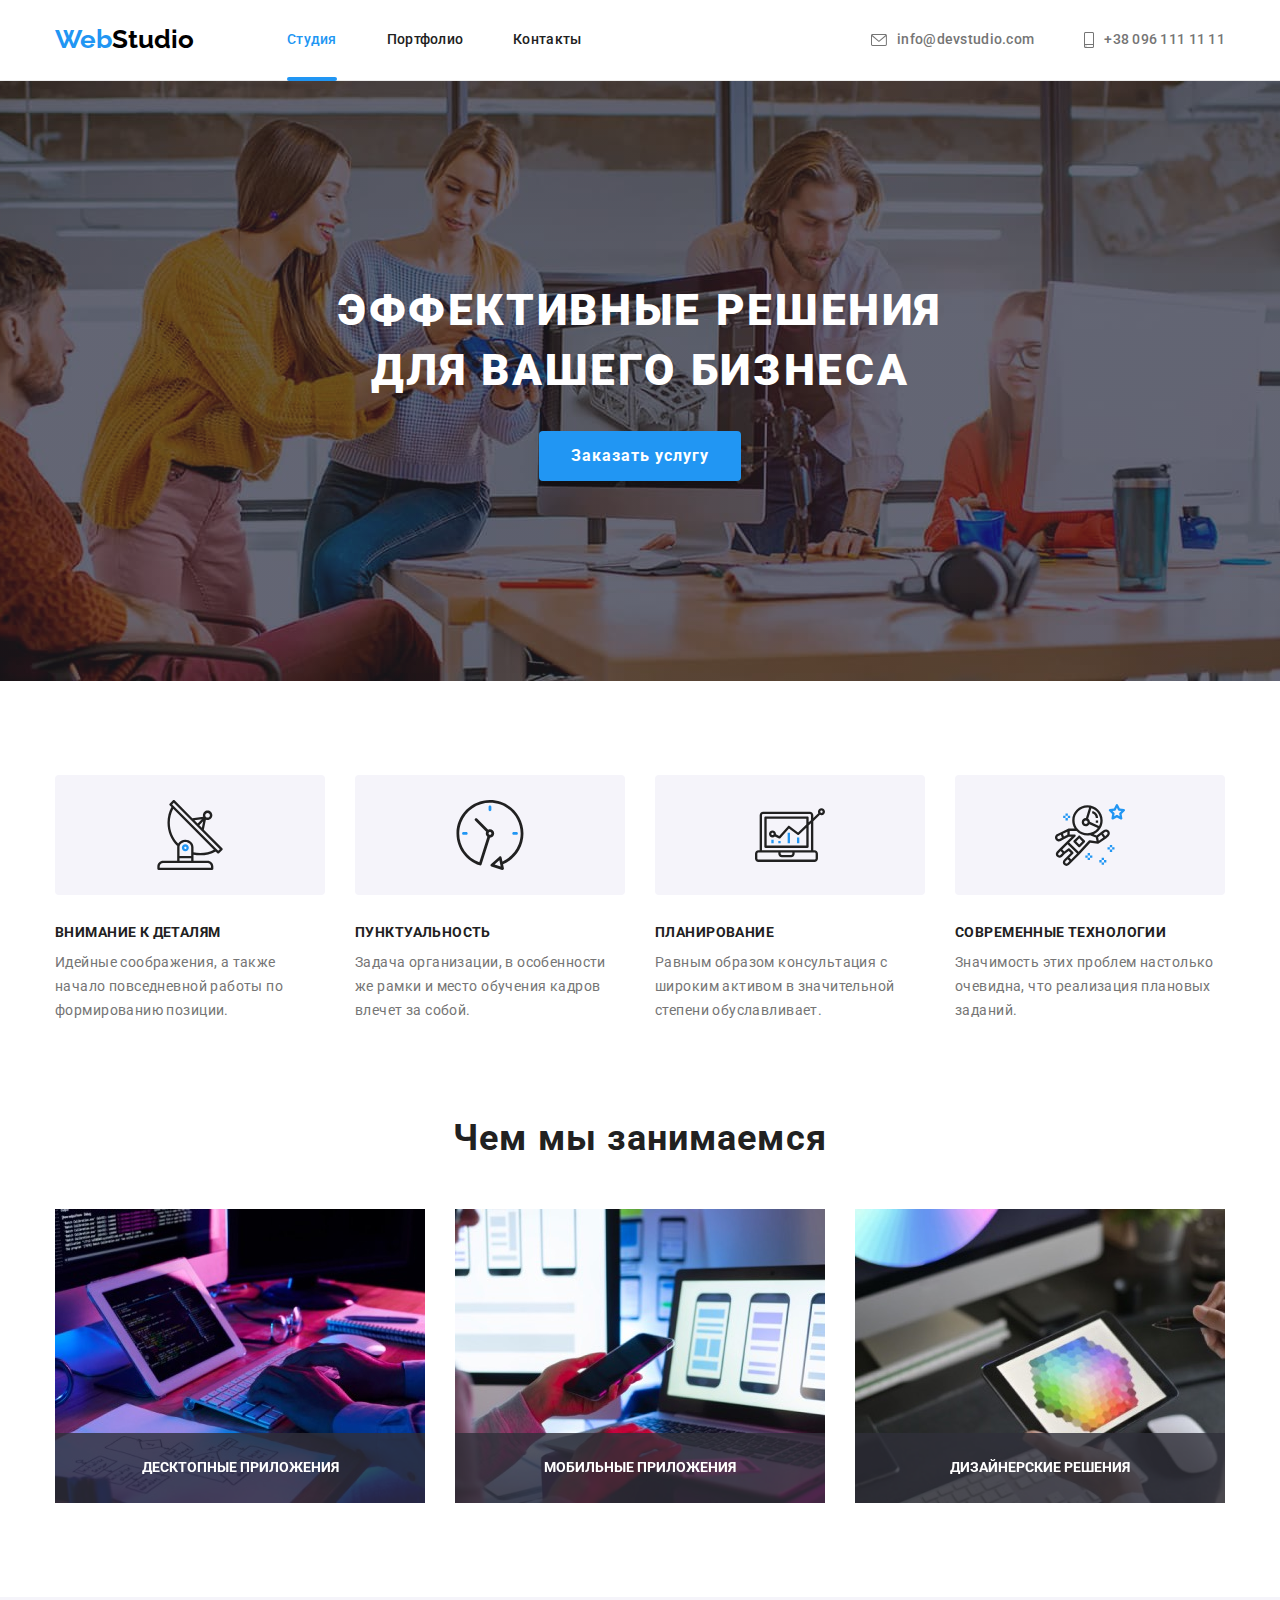
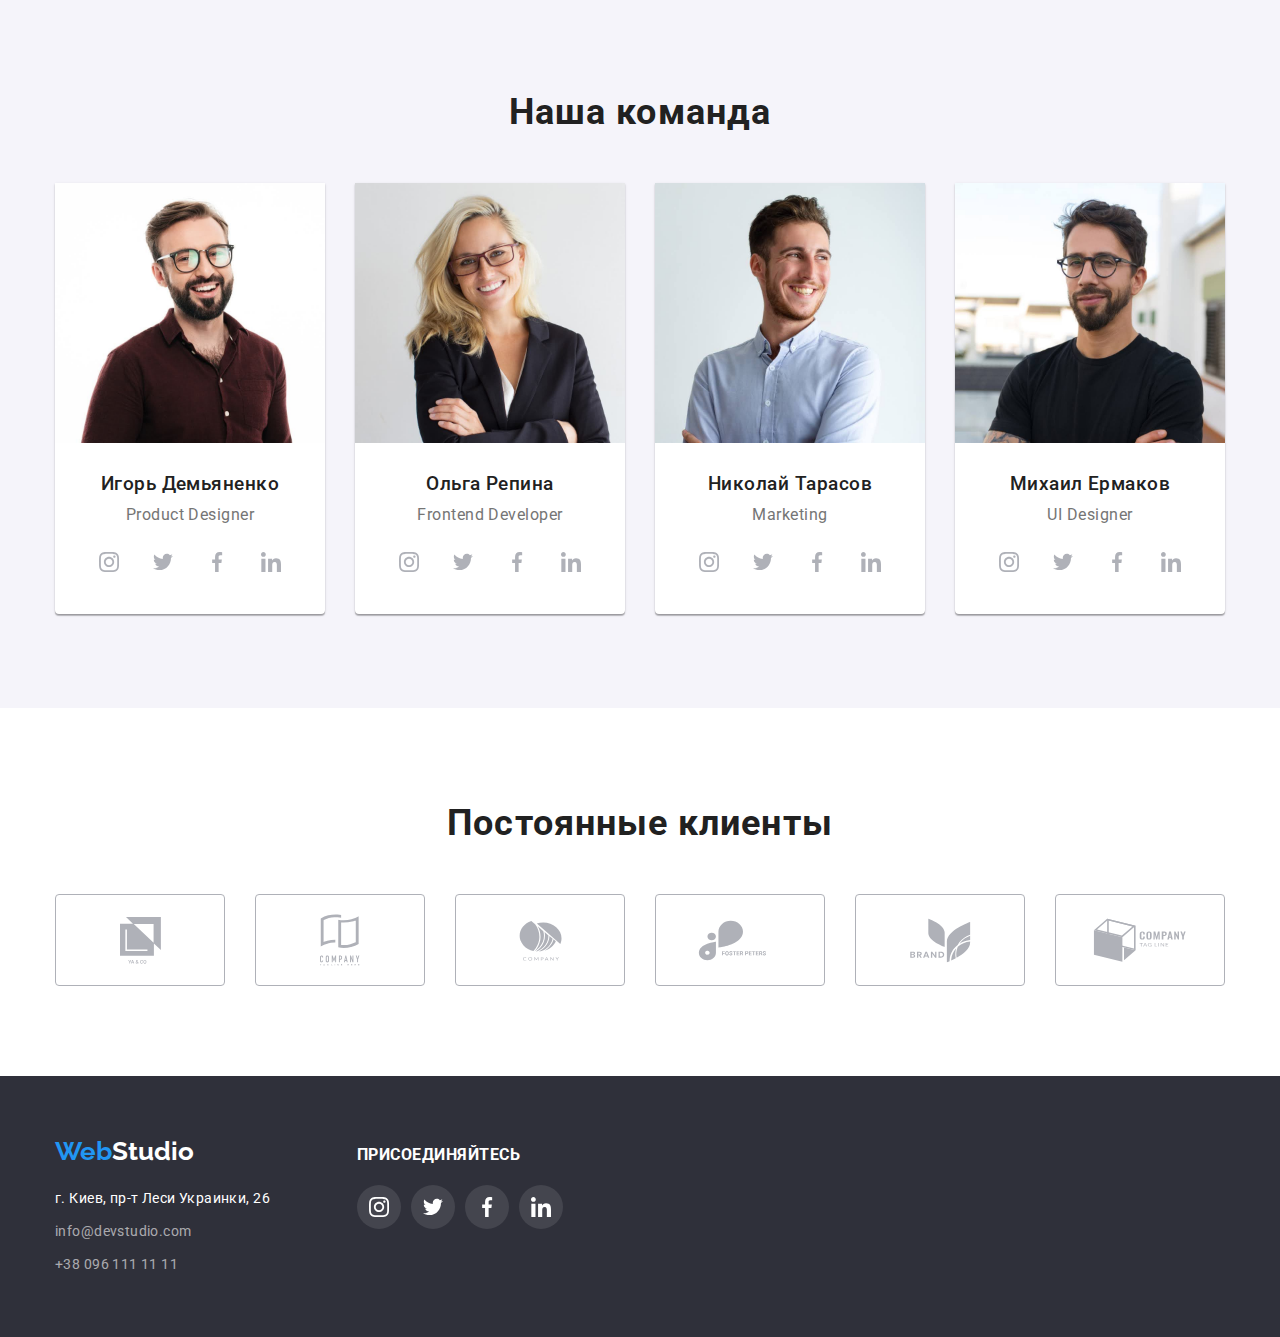
<file: index.html>
<!DOCTYPE html>
<html lang="ru">

<head>
    <meta charset="UTF-8">
    <meta http-equiv="X-UA-Compatible" content="IE=edge">
    <meta name="viewport" content="width=device-width, initial-scale=1.0">
    <title>Веб студия</title>

    <link
        href="https://fonts.googleapis.com/css2?family=Raleway:wght@700&family=Roboto:wght@400;500;700;900&display=swap"
        rel="stylesheet">
    <link rel="stylesheet" href="https://cdnjs.cloudflare.com/ajax/libs/modern-normalize/1.1.0/modern-normalize.min.css">
    <link rel="stylesheet" href="./CSS/styles.css">
</head>

<body>
    <!--Шапка сайту-->
    <header class="header-section">
        <div class="container nav-and-contacts">
            <nav class="main-nav">
                <a class="logo link" lang="en" href="./index.html"> Web<span class="black-accent">Studio</span></a>
                <ul class="site-nav list">
                    <li class="site-nav-item">
                        <a class="site-nav link current" href="">Студия</a>
                    </li>
                    <li class="site-nav-item">
                        <a class="site-nav link" href="./portfolio.html">Портфолио</a>
                    </li>
                    <li class="site-nav-item">
                        <a class="site-nav link" href="">Контакты</a>
                    </li>
                </ul>
            </nav>
            <ul class="contacts-nav list">
                <li class="contacts-nav-item">
                    <a class="contacts-nav link" lang="en" href="mailto:info@devstudio.com">
                       <svg class="icon-mail" width='16' height='12'>
                           <use href="./images/sprite.svg#icon-mail"></use>
                       </svg> 
                    info@devstudio.com</a>
                </li>
                <li class="contacts-nav-item">

                    <a class="contacts-nav link" href="tel:+380961111111">
                        <svg class="icon-phone" width='10' height='16'>
                           <use href="./images/sprite.svg#icon-phone"></use>
                       </svg> +38 096 111 11 11</a>
                </li>
            </ul>           
        </div>
 
    </header>
    <!--Контент сайту-->
    <main>
        <!--Послуги компанії-->
        <section class="hero-section">
            <div class="container">
               <h1 class="hero-title">Эффективные решения для вашего бизнеса</h1>
                <button class="hero-btn" type="button" data-modal-open>Заказать услугу</button>
            </div>
        </section>
        <!--Переваги компанії-->
        <section class="benefits section">
            <div class="container">
                <h2 class="visually-hidden">Особенности компании</h2>
                <ul class="benefits list">
                    <li class="benefits-item">
                        <div class="icon-box">
                            <svg class="icon-antenna" width='70' height='70'>
                            <use href="./images/sprite.svg#icon-antenna"></use>
                            </svg>
                        </div>
                        <h3 class="benefits-title">Внимание к деталям</h3>
                        <p class="benefits-description">Идейные соображения, а также начало повседневной работы по
                            формированию позиции.</p>
                    </li>
                    <li class="benefits-item">
                         <div class="icon-box">
                            <svg class="icon-clock" width='70' height='70'>
                            <use href="./images/sprite.svg#icon-clock"></use>
                            </svg>
                        </div>
                        <h3 class="benefits-title">Пунктуальность</h3>
                        <p class="benefits-description">Задача организации, в особенности же рамки и место обучения
                            кадров влечет за собой.</p>
                    </li>
                    <li class="benefits-item">
                         <div class="icon-box">
                            <svg class="icon-diagram" width='70' height='70'>
                            <use href="./images/sprite.svg#icon-diagram"></use>
                            </svg>
                        </div>
                        <h3 class="benefits-title">Планирование</h3>
                        <p class="benefits-description">Равным образом консультация с широким активом в значительной
                            степени обуславливает.</p>
                    </li>
                    <li class="benefits-item">
                         <div class="icon-box">
                            <svg class="icon-astronaut" width='70' height='70'>
                            <use href="./images/sprite.svg#icon-astronaut"></use>
                            </svg>
                        </div>
                        <h3 class="benefits-title">Современные технологии</h3>
                        <p class="benefits-description">Значимость этих проблем настолько очевидна, что реализация
                            плановых заданий.</p>
                    </li>
                </ul>
            </div>
 
        </section>
        <!--Чим займається компанія-->
        <section class="work section">
            <div class="container">
                <h2 class="section-title">Чем мы занимаемся</h2>
                <ul class="image list">
                    <li class="image-item">
                        <div class="product-thumb">
                            <img src="./images/box-1.jpg" alt="разроботка десктопных приложений" width="370" height="294" >
                            <p class="aria-label">Десктопные приложения</p>
                        </div>
                    </li>
                    <li class="image-item">
                        <div class="product-thumb">
                            <img  src="./images/box-2.jpg" alt="разроботка мобильных приложений" width="370" height="294">
                            <p class="aria-label">Мобильные приложения</p>
                        </div>
                    </li>
                    <li class="image-item">
                        <div class="product-thumb">
                            <img  src="./images/box-3.jpg" alt="работа дизайнера" width="370" height="294">
                            <p class="aria-label">Дизайнерские решения</p>
                        </div>
                    </li>
                </ul>
            </div>

        </section>
        <!-- Картки членів команди -->
        <section class="representation  section">
            <div class="container">
                <h2 class="section-title">Наша команда</h2>
                <ul class="cards-list">
                <li class="representation-card list">
                   
                        <img class="image-card" src="./images/1.jpg"
                            alt="Молодой человек в очках с бородой улыбается. Одет в бордовую рубашку" width="270" height="260">
                       <div class="representation-text">
                           <h3 class="representation-cards-title">Игорь Демьяненко</h3>
                            <p class="representation-cards-subtitle" lang="en">Product Designer</p>
                            <ul class="social list">
                                <li class="social-list-item">
                                    <a class="social-item link" href="">
                                        <svg class="icon-instagram" width='20' height='20'>
                                            <use href="./images/sprite.svg#icon-instagram"></use>
                                        </svg> 
                                    </a>
                                </li>
                                <li class="social-list-item">
                                    <a class="social-item link" href="">
                                        <svg class="icon-twitter" width='20' height='20'>
                                            <use href="./images/sprite.svg#icon-twitter"></use>
                                        </svg> 
                                    </a>
                                </li>
                                <li class="social-list-item">
                                    <a class="social-item link" href="">
                                        <svg class="icon-facebook" width='20' height='20'>
                                            <use href="./images/sprite.svg#icon-facebook"></use>
                                        </svg> 
                                    </a>
                                </li>
                                <li class="social-list-item">
                                    <a class="social-item link" href="">
                                        <svg class="icon-linkedin" width='20' height='20'>
                                            <use href="./images/sprite.svg#icon-linkedin"></use>
                                        </svg> 
                                    </a>
                                </li>
                            </ul>
                        </div>   
                </li>
                <li class="representation-card list">
                   
                    <img class="image-card" src="./images/2.jpg" alt="Молодая девушка в очках блондинка с длинными волосами"
                            width="270" height="260">
                    <div class="representation-text">
                        <h3 class="representation-cards-title">Ольга Репина</h3>
                        <p class="representation-cards-subtitle" lang="en">Frontend Developer</p>
                            <ul class="social list">
                                <li class="social-list-item">
                                    <a class="social-item link" href="">
                                        <svg class="icon-instagram" width='20' height='20'>
                                            <use href="./images/sprite.svg#icon-instagram"></use>
                                        </svg> 
                                    </a>
                                </li>
                                <li class="social-list-item">
                                    <a class="social-item link" href="">
                                        <svg class="icon-twitter" width='20' height='20'>
                                            <use href="./images/sprite.svg#icon-twitter"></use>
                                        </svg> 
                                    </a>
                                </li>
                                <li class="social-list-item">
                                    <a class="social-item link" href="">
                                        <svg class="icon-facebook" width='20' height='20'>
                                            <use href="./images/sprite.svg#icon-facebook"></use>
                                        </svg> 
                                    </a>
                                </li>
                                <li class="social-list-item">
                                    <a class="social-item link" href="">
                                        <svg class="icon-linkedin" width='20' height='20'>
                                            <use href="./images/sprite.svg#icon-linkedin"></use>
                                        </svg> 
                                    </a>
                                </li>
                            </ul>                    
                    </div>
                </li>
                <li class="representation-card list">
                   
                    <img class="image-card" src="./images/3.jpg" alt="Молодой человек брюнет с бородой улыбается. Одет в синюю рубашку"
                            width="270" height="260">
                    <div class="representation-text">
                        <h3 class="representation-cards-title">Николай Тарасов</h3>
                        <p class="representation-cards-subtitle" lang="en">Marketing</p>
                            <ul class="social list">
                                <li class="social-list-item">
                                    <a class="social-item link" href="">
                                        <svg class="icon-instagram" width='20' height='20'>
                                            <use href="./images/sprite.svg#icon-instagram"></use>
                                        </svg> 
                                    </a>
                                </li>
                                <li class="social-list-item">
                                    <a class="social-item link" href="">
                                        <svg class="icon-twitter" width='20' height='20'>
                                            <use href="./images/sprite.svg#icon-twitter"></use>
                                        </svg> 
                                    </a>
                                </li>
                                <li class="social-list-item">
                                    <a class="social-item link" href="">
                                        <svg class="icon-facebook" width='20' height='20'>
                                            <use href="./images/sprite.svg#icon-facebook"></use>
                                        </svg> 
                                    </a>
                                </li>
                                <li class="social-list-item">
                                    <a class="social-item link" href="">
                                        <svg class="icon-linkedin" width='20' height='20'>
                                            <use href="./images/sprite.svg#icon-linkedin"></use>
                                        </svg> 
                                    </a>
                                </li>
                            </ul>                    
                    </div>
                    
                </li>
                <li class="representation-card list">
                    <img class="image-card" src="./images/4.jpg"
                            alt="Молодой человек в очках с бородой улыбается. Одет в черную футболку" width="270" height="260">
                    <div class="representation-text">
                        <h3 class="representation-cards-title">Михаил Ермаков</h3>
                        <p class="representation-cards-subtitle" lang="en">UI Designer</p>
                            <ul class="social list">
                                <li class="social-list-item">
                                    <a class="social-item link" href="">
                                        <svg class="icon-instagram" width='20' height='20'>
                                            <use href="./images/sprite.svg#icon-instagram"></use>
                                        </svg> 
                                    </a>
                                </li>
                                <li class="social-list-item">
                                    <a class="social-item link" href="">
                                        <svg class="icon-twitter" width='20' height='20'>
                                            <use href="./images/sprite.svg#icon-twitter"></use>
                                        </svg> 
                                    </a>
                                </li>
                                <li class="social-list-item">
                                    <a class="social-item link" href="">
                                        <svg class="icon-facebook" width='20' height='20'>
                                            <use href="./images/sprite.svg#icon-facebook"></use>
                                        </svg> 
                                    </a>
                                </li>
                                <li class="social-list-item">
                                    <a class="social-item link" href="">
                                        <svg class="icon-linkedin" width='20' height='20'>
                                            <use href="./images/sprite.svg#icon-linkedin"></use>
                                        </svg> 
                                    </a>
                                </li>
                            </ul>                    
                    </div>
                </li>
                </ul>            
            </div>

        </section>
        <!-- Клієнти -->
        <section class="clients section">
            <div class="container">
                <h2 class="section-title">Постоянные клиенты</h2>
                <ul class="companies list">
                    <li class="client-item"><a href="" class="client link"> <svg class="client-icon" width='41px' height='47px' >
                        <use href="./images/sprite.svg#icon-compani-logo-one"></use>
                    </svg>
                    </a></li>
                    <li class="client-item"><a href="" class="client link"> <svg class="client-icon" width='40px' height='52px' >
                        <use href="./images/sprite.svg#icon-compani-logo-two"></use>
                    </svg>
                    </a></li>
                    <li class="client-item"><a href="" class="client link"> <svg class="client-icon" width='43px' height='41px'>
                        <use href="./images/sprite.svg#icon-compani-logo-three"></use>
                    </svg>
                    </a></li>
                    <li class="client-item"><a href="" class="client link"> <svg class="client-icon" width='85px' height='41px'>
                        <use href="./images/sprite.svg#icon-compani-logo-four"></use>
                    </svg>
                    </a></li>
                    <li class="client-item"><a href="" class="client link"> <svg class="client-icon" width='63px' height='45px'>
                        <use href="./images/sprite.svg#icon-compani-logo-five"></use>
                    </svg>
                    </a></li>
                    <li class="client-item"><a href="" class="client link"> 
                        <svg class="client-icon" width='94px' height='44px'>
                            <use href="./images/sprite.svg#icon-compani-logo-six"></use>
                        </svg>
                    </a></li>
                </ul>
            </div>
        </section>
    </main>
    <!-- Нижній колонтитул сайту -->
    <footer class="footer-section">
        <div class="container adress-social">
            <div>
                 <a class="logo link footer" lang="en" href="./index.html"> Web<span class="white-accent">Studio</span></a>
                <address class="adress-section">
                    <p class="adress-text"> г. Киев, пр-т Леси Украинки, 26</p>
                    <ul class="adress list">
                        <li class="adress-item"><a class="adress-mail link" lang="en" href="mailto:info@devstudio.com"> info@devstudio.com</a></li>
                        <li class="adress-item"><a class="adress-phone link" href="tel:+380961111111">+38 096 111 11 11</a></li>
                    </ul>
                </address>  
            </div>
            <div class="social-block">
                <p class="text">присоединяйтесь</p>
                <ul class="footer-social list">
                       <li class="footer-social-list-item">
                            <a class="footer-social-item link" href="">
                                <svg class="icon-instagram" width='20' height='20'>
                                        <use href="./images/sprite.svg#icon-instagram"></use>
                                </svg> 
                            </a>
                        </li>
                        <li class="footer-social-list-item">
                            <a class="footer-social-item link" href="">
                                <svg class="icon-twitter" width='20' height='20'>
                                     <use href="./images/sprite.svg#icon-twitter"></use>
                                </svg> 
                            </a>
                        </li>
                        <li class="footer-social-list-item">
                            <a class="footer-social-item link" href="">
                                <svg class="icon-facebook" width='20' height='20'>
                                    <use href="./images/sprite.svg#icon-facebook"></use>
                                </svg> 
                            </a>
                        </li>
                        <li class="footer-social-list-item">
                            <a class="footer-social-item link" href="">
                                <svg class="icon-linkedin" width='20' height='20'>
                                    <use href="./images/sprite.svg#icon-linkedin"></use>
                                </svg> 
                            </a>
                        </li>
                </ul>
            </div>
        </div>
    </footer>
    <div class="backdrop is-hidden" data-modal>
        <div class="modal">
            <button class="modal-close-btn" type="button" data-modal-close>
                <svg class="close-black" width='18' height='18'>
                    <use href="./images/sprite.svg#icon-close-black"></use>
                </svg>
            </button>
        </div>
    </div>
<script src="./js/modal.js"></script>
</body>

</html>
</file>
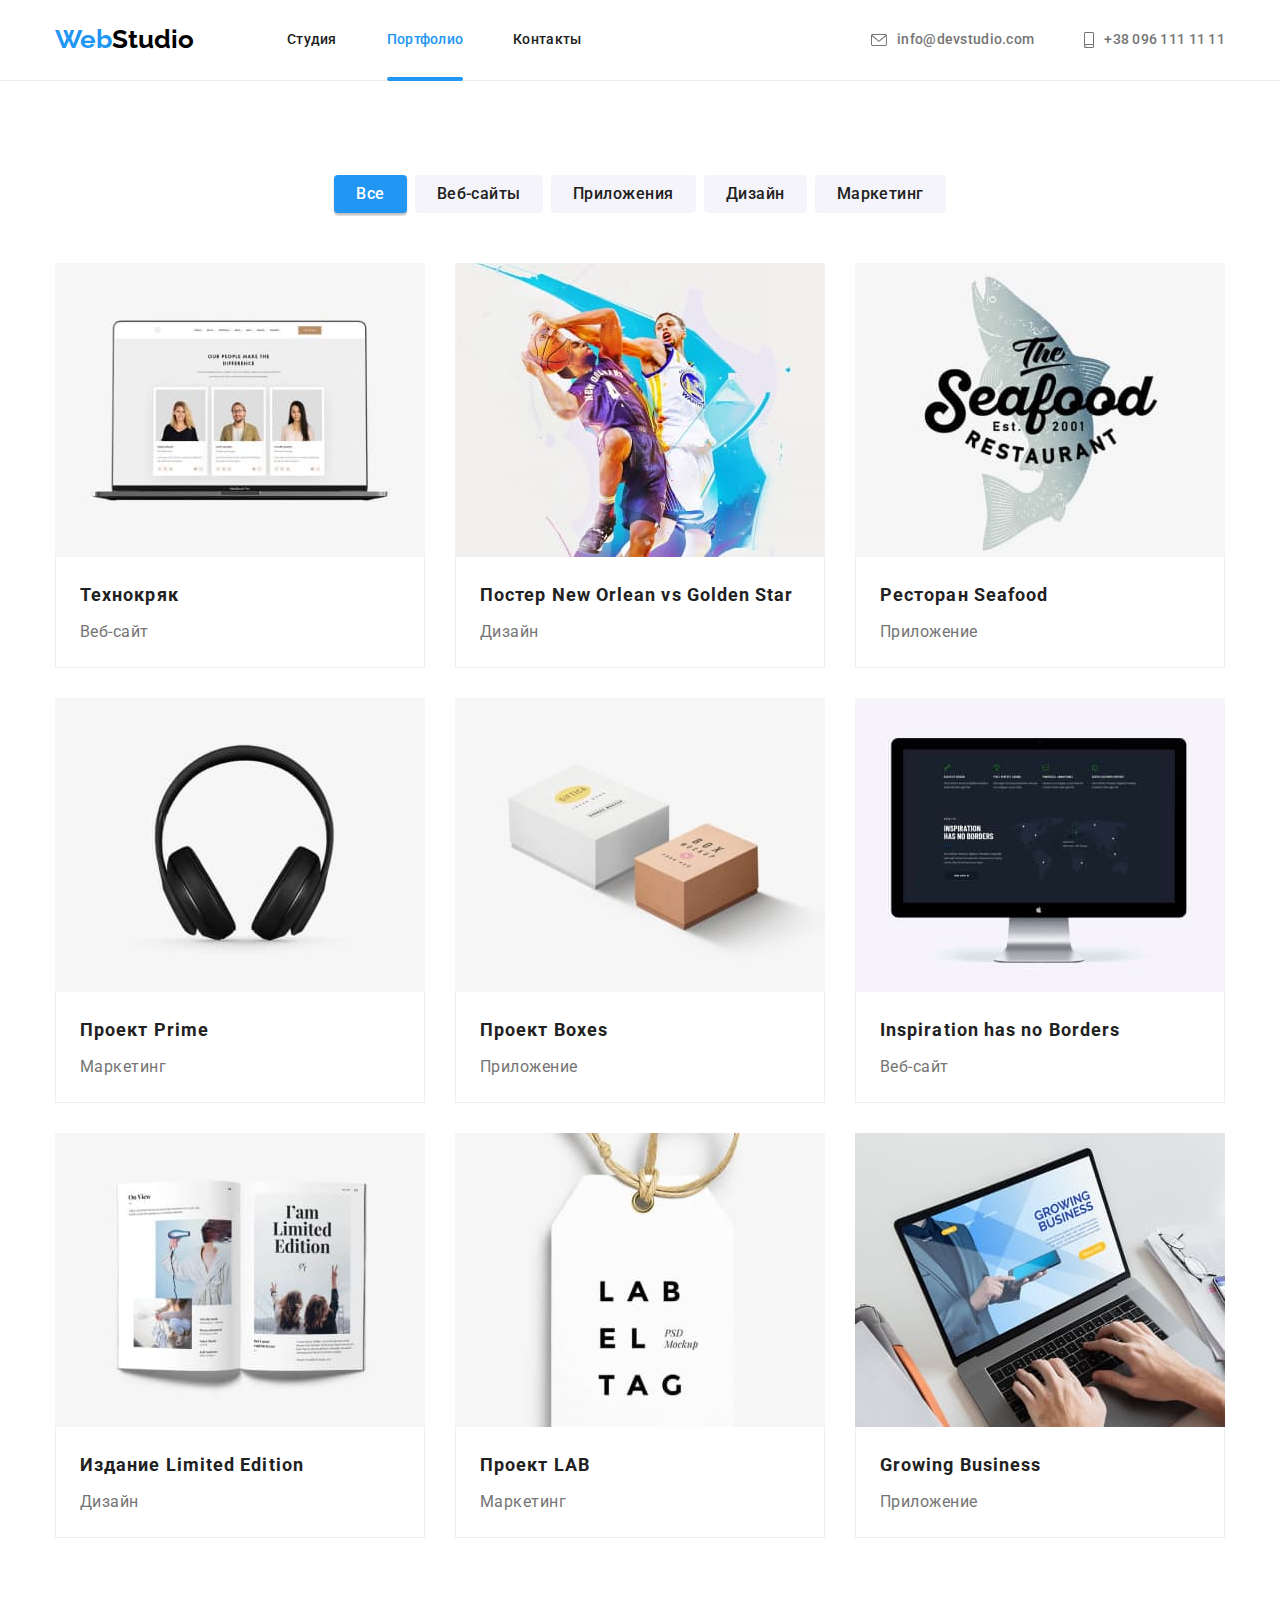
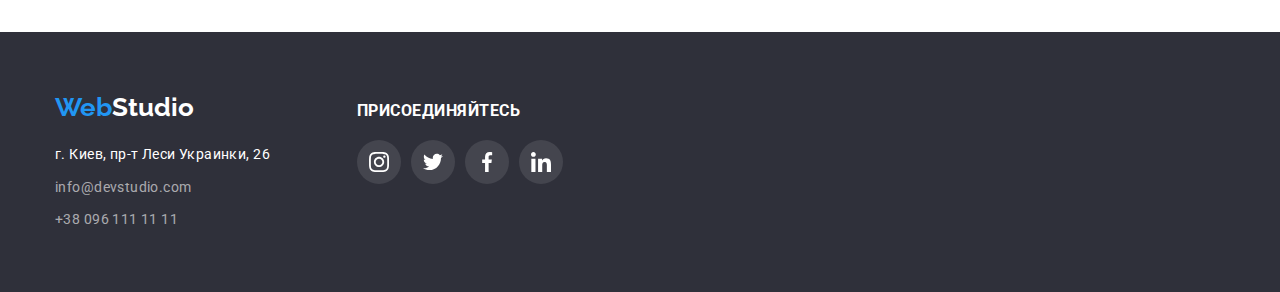
<file: portfolio.html>
<!DOCTYPE html>
<html lang="ru">
  <head>
    <meta charset="UTF-8" />
    <meta http-equiv="X-UA-Compatible" content="IE=edge" />
    <meta name="viewport" content="width=device-width, initial-scale=1.0" />
    <title>Portfolio</title>
    <link
      href="https://fonts.googleapis.com/css2?family=Raleway:wght@700&family=Roboto:wght@400;500;700;900&display=swap"
      rel="stylesheet"
    />
    <link
      rel="stylesheet"
      href="https://cdnjs.cloudflare.com/ajax/libs/modern-normalize/1.1.0/modern-normalize.min.css"
    />
    <link rel="stylesheet" href="./CSS/styles.css" />
  </head>

  <body>
    <!--Шапка сайту-->
    <header class="header-section">
      <div class="container nav-and-contacts">
        <nav class="main-nav">
          <a class="logo link" lang="en" href="./index.html">
            Web<span class="black-accent">Studio</span></a
          >
          <ul class="site-nav list">
            <li class="site-nav-item">
              <a class="site-nav link" href="./index.html">Студия</a>
            </li>
            <li class="site-nav-item">
              <a class="site-nav link current" href="./portfolio.html"
                >Портфолио</a
              >
            </li>
            <li class="site-nav-item">
              <a class="site-nav link" href="">Контакты</a>
            </li>
          </ul>
        </nav>
        <ul class="contacts-nav list">
          <li class="contacts-nav-item">
            <a
              class="contacts-nav link"
              lang="en"
              href="mailto:info@devstudio.com"
            >
              <svg class="icon-mail" width="16" height="12">
                <use href="./images/sprite.svg#icon-mail"></use>
              </svg>
              info@devstudio.com</a
            >
          </li>
          <li class="contacts-nav-item">
            <a class="contacts-nav link" href="tel:+380961111111">
              <svg class="icon-phone" width="10" height="16">
                <use href="./images/sprite.svg#icon-phone"></use>
              </svg>
              +38 096 111 11 11</a
            >
          </li>
        </ul>
      </div>
    </header>
    <!-- Основний контент -->
    <main>
      <section class="section">
        <div class="container">
          <h1 class="visually-hidden">Нашы роботы</h1>
          <!-- Фільтр -->
          <ul class="button list">
            <li class="list-item">
              <button class="button-item current-btn" type="button">Все</button>
            </li>
            <li class="list-item">
              <button class="button-item" type="button">Веб-сайты</button>
            </li>
            <li class="list-item">
              <button class="button-item" type="button">Приложения</button>
            </li>
            <li class="list-item">
              <button class="button-item" type="button">Дизайн</button>
            </li>
            <li class="list-item">
              <button class="button-item" type="button">Маркетинг</button>
            </li>
          </ul>
          <!-- Карточки робіт  -->
          <ul class="cards-section list">
            <li class="card-item">
              <a class="card-link link" href="">
                <div class="card-image-thumb">
                  <img
                    src="./images/img-1-1.jpg"
                    alt="Открытый macbook на котором показано страницу веб-сайта"
                    width="370"
                    height="294"
                  />
                  <div class="overlay-thumb">
                    <p class="card-image-text">
                      Технокряк это современная площадка распространения
                      коронавируса. Компании используют эту платформу для
                      цифрового шпионажа и атак на защищённые сервера
                      конкурентов.
                    </p>
                  </div>
                </div>
                <div class="card-text">
                  <h2 class="cards-section-title">Технокряк</h2>
                  <p class="cards-section-description">Веб-сайт</p>
                </div>
              </a>
            </li>
            <li class="card-item">
              <a class="card-link link" href="">
                <div class="card-image-thumb">
                  <img
                    src="./images/img-3-2.jpg"
                    alt="Постер с изображением двух баскетболистов"
                    width="370"
                    height="294"
                  />
                  <div class="overlay-thumb">
                    <p class="card-image-text">
                      Lorem, ipsum dolor sit amet consectetur adipisicing elit.
                      Nihil, delectus.
                    </p>
                  </div>
                </div>

                <div class="card-text">
                  <h2 class="cards-section-title">
                    Постер New Orlean vs Golden Star
                  </h2>
                  <p class="cards-section-description">Дизайн</p>
                </div>
              </a>
            </li>
            <li class="card-item">
              <a class="card-link link" href="">
                <div class="card-image-thumb">
                  <img
                    src="./images/img-2-2.jpg"
                    alt="Постер с логотипом на котором изображена рыба и название ресторана"
                    width="370"
                    height="294"
                  />
                  <div class="overlay-thumb">
                    <p class="card-image-text">
                      Lorem ipsum dolor sit amet consectetur adipisicing elit.
                      Architecto corrupti vero dolorum quibusdam amet, iure
                      ratione libero itaque tempora magni dignissimos rem quod
                      corporis consectetur?.
                    </p>
                  </div>
                </div>

                <div class="card-text">
                  <h2 class="cards-section-title">Ресторан Seafood</h2>
                  <p class="cards-section-description">Приложение</p>
                </div>
              </a>
            </li>
            <li class="card-item">
              <a class="card-link link" href="">
                <div class="card-image-thumb">
                  <img
                    src="./images/img-4-2.jpg"
                    alt="Картинка беспроводных наушников черного цвета"
                    width="370"
                    height="294"
                  />
                  <div class="overlay-thumb">
                    <p class="card-image-text">
                      Lorem, ipsum dolor sit amet consectetur adipisicing elit.
                      Veniam dolore atque maxime. Perferendis culpa quia illo
                      eum vero possimus quasi! Temporibus, velit explicabo! Est
                      consectetur praesentium blanditiis libero distinctio in?
                    </p>
                  </div>
                </div>

                <div class="card-text">
                  <h2 class="cards-section-title">Проект Prime</h2>
                  <p class="cards-section-description">Маркетинг</p>
                </div>
              </a>
            </li>
            <li class="card-item">
              <a class="card-link link" href="">
                <div class="card-image-thumb">
                  <img
                    src="./images/img-5-2.jpg"
                    alt="Две картонных коробки с логотипами компании"
                    width="370"
                    height="294"
                  />
                  <div class="overlay-thumb">
                    <p class="card-image-text">Lorem ipsum dolor sit amet.</p>
                  </div>
                </div>

                <div class="card-text">
                  <h2 class="cards-section-title">Проект Boxes</h2>
                  <p class="cards-section-description">Приложение</p>
                </div>
              </a>
            </li>
            <li class="card-item">
              <a class="card-link link" href="">
                <div class="card-image-thumb">
                  <img
                    src="./images/img-6-2.jpg"
                    alt="Монитор от apple на котором показано веб-сайт"
                    width="370"
                    height="294"
                  />
                  <div class="overlay-thumb">
                    <p class="card-image-text">
                      Lorem ipsum dolor sit, amet consectetur adipisicing elit.
                      Quod officiis quis dolorum minus corrupti odit?
                    </p>
                  </div>
                </div>

                <div class="card-text">
                  <h2 class="cards-section-title">
                    Inspiration has no Borders
                  </h2>
                  <p class="cards-section-description">Веб-сайт</p>
                </div>
              </a>
            </li>
            <li class="card-item">
              <a class="card-link link" href="">
                <div class="card-image-thumb">
                  <img
                    src="./images/img-7-2.jpg"
                    alt="Открытая книга"
                    width="370"
                    height="294"
                  />
                  <div class="overlay-thumb">
                    <p class="card-image-text">
                      Lorem ipsum dolor sit amet consectetur, adipisicing elit.
                      Temporibus molestiae nostrum, fuga odio animi optio
                      ratione corporis, rerum dolore, alias ipsa dolor debitis.
                      Eveniet consequatur, soluta magnam ducimus minus beatae
                      recusandae at. Veritatis asperiores consequatur sit quas
                      exercitationem eius sequi?.
                    </p>
                  </div>
                </div>

                <div class="card-text">
                  <h2 class="cards-section-title">Издание Limited Edition</h2>
                  <p class="cards-section-description">Дизайн</p>
                </div>
              </a>
            </li>
            <li class="card-item">
              <a class="card-link link" href="">
                <div class="card-image-thumb">
                  <img
                    src="./images/img-8-2.jpg"
                    alt="Белая бирка с лого LAB"
                    width="370"
                    height="294"
                  />
                  <div class="overlay-thumb">
                    <p class="card-image-text">
                      Lorem ipsum dolor sit amet consectetur adipisicing elit.
                      Asperiores nobis fugiat iusto odio necessitatibus nam qui
                      ab magni voluptates excepturi.
                    </p>
                  </div>
                </div>

                <div class="card-text">
                  <h2 class="cards-section-title">Проект LAB</h2>
                  <p class="cards-section-description">Маркетинг</p>
                </div>
              </a>
            </li>
            <li class="card-item">
              <a class="card-link link" href="">
                <div class="card-image-thumb">
                  <img
                    src="./images/img-9-2.jpg"
                    alt="Кисти рук мужчины который роботает за macbook"
                    width="370"
                    height="294"
                  />
                  <div class="overlay-thumb">
                    <p class="card-image-text">
                      Lorem ipsum dolor sit amet, consectetur adipisicing elit.
                      Asperiores, debitis.
                    </p>
                  </div>
                </div>

                <div class="card-text">
                  <h2 class="cards-section-title">Growing Business</h2>
                  <p class="cards-section-description">Приложение</p>
                </div>
              </a>
            </li>
          </ul>
        </div>
      </section>
    </main>
    <!-- Нижній колонтитул сайту -->
    <footer class="footer-section">
      <div class="container adress-social">
        <div>
          <a class="logo link footer" lang="en" href="./index.html">
            Web<span class="white-accent">Studio</span></a
          >
          <address class="adress-section">
            <p class="adress-text">г. Киев, пр-т Леси Украинки, 26</p>
            <ul class="adress list">
              <li class="adress-item">
                <a
                  class="adress-mail link"
                  lang="en"
                  href="mailto:info@devstudio.com"
                >
                  info@devstudio.com</a
                >
              </li>
              <li class="adress-item">
                <a class="adress-phone link" href="tel:+380961111111"
                  >+38 096 111 11 11</a
                >
              </li>
            </ul>
          </address>
        </div>
        <div class="social-block">
          <p class="text">присоединяйтесь</p>
          <ul class="footer-social list">
            <li class="footer-social-list-item">
              <a class="footer-social-item link" href="">
                <svg class="icon-instagram" width="20" height="20">
                  <use href="./images/sprite.svg#icon-instagram"></use>
                </svg>
              </a>
            </li>
            <li class="footer-social-list-item">
              <a class="footer-social-item link" href="">
                <svg class="icon-twitter" width="20" height="20">
                  <use href="./images/sprite.svg#icon-twitter"></use>
                </svg>
              </a>
            </li>
            <li class="footer-social-list-item">
              <a class="footer-social-item link" href="">
                <svg class="icon-facebook" width="20" height="20">
                  <use href="./images/sprite.svg#icon-facebook"></use>
                </svg>
              </a>
            </li>
            <li class="footer-social-list-item">
              <a class="footer-social-item link" href="">
                <svg class="icon-linkedin" width="20" height="20">
                  <use href="./images/sprite.svg#icon-linkedin"></use>
                </svg>
              </a>
            </li>
          </ul>
        </div>
      </div>
    </footer>
  </body>
</html>
</file>
<file: CSS/styles.css>
:root {
  --primary-text-color: #757575;
  --secondary-text-color: #212121;
  --accent-text-color: #2196f3;

  --accent-hover-hero-btn: #188ce8;
  --light-color: #fff;
  --dark-color: #000;
  --background-color-section: #f5f4fa;
  --background-color-footer: #2f303a;
  --icon-color: #afb1b8;

  --primary-font-size: 14px;
  --secondary-font-size: 16px;
}

/* Класи утиліти */
h1,
h2,
h3,
h4,
h5,
h6,
p {
  margin: 0;
}
.link {
  text-decoration: none;
}
.list {
  list-style-type: none;
  padding: 0;
  margin: 0;
}
.container {
  width: 1200px;
  padding-left: 15px;
  padding-right: 15px;
  margin-left: auto;
  margin-right: auto;

  /* outline: 2px solid green; */
}
img {
  display: block;
  max-width: 100%;
  height: auto;
}
/* Забираємо заголовки секцій */
.visually-hidden {
  position: absolute;
  width: 1px;
  height: 1px;
  margin: -1px;
  border: 0;
  padding: 0;

  white-space: nowrap;
  clip-path: inset(100%);
  clip: rect(0 0 0 0);
  overflow: hidden;
}
.section {
  padding-top: 94px;
  padding-bottom: 94px;
}

body {
  color: var(--primary-text-color);
  background-color: var(--light-color);

  font-family: Roboto, sans-serif;
  font-weight: 400;
  /* padding: 80px; */
}
/* Шапка сайту */
.header-section {
  border-bottom: 1px solid #ececec;
  /* фіксуємо хедер треба додати герою падинг */
  /* position: fixed;
  top: 0;
  left: 0;
  width: 100%;
  z-index: 9; */
}
.nav-and-contacts {
  display: flex;
  align-items: center;
}
.main-nav {
  display: flex;
  align-items: center;
}
/* Логотип */
.logo {
  color: var(--accent-text-color);

  font-family: Raleway, sans-serif;
  font-weight: 700;
  font-size: 26px;
  line-height: 1.19;

  display: block;
  margin-right: 93px;
  padding-top: 24px;
  padding-bottom: 25px;
}
.black-accent {
  color: var(--dark-color);
}
.white-accent {
  color: var(--light-color);
}
.footer {
  padding: 0;
  margin-bottom: 20px;
}
/* Навигация сайту */
.site-nav,
.contacts-nav {
  font-weight: 500;
  font-size: var(--primary-font-size);
  line-height: 1.14;
  letter-spacing: 0.02em;

  display: flex;
  align-items: center;
}

.site-nav-item:not(:last-child) {
  margin-right: 50px;
}
.site-nav.link {
  color: var(--secondary-text-color);

  display: block;
  padding-top: 32px;
  padding-bottom: 32px;

  transition: color 250ms cubic-bezier(0.4, 0, 0.2, 1);
}
.site-nav.link:hover,
.site-nav.link:focus {
  color: var(--accent-text-color);
}
.site-nav.link,
.site-nav.link.current {
  position: relative;
}
.site-nav.link.current {
  color: var(--accent-text-color);
}
.site-nav.link::after,
.site-nav.link.current::after {
  content: "";
  display: block;
  position: absolute;
  left: 0;
  bottom: -1px;

  width: 100%;
  height: 4px;
  background-color: #2196f3;
  border-radius: 2px;
  transform: scaleX(1);
}
.site-nav.link::after {
  transform: scaleX(0);

  transition: transform 250ms cubic-bezier(0.4, 0, 0.2, 1);
}

.site-nav.link:hover::after,
.site-nav.link:focus::after {
  transform: scaleX(1);
}
/* Секция контактів */
.contacts-nav {
  margin-left: auto;
}
.contacts-nav-item:not(:last-child) {
  margin-right: 50px;
}
.contacts-nav.link {
  color: inherit;

  padding-top: 32px;
  padding-bottom: 32px;
  align-items: center;

  transition: color 250ms cubic-bezier(0.4, 0, 0.2, 1);
}
.contacts-nav.link:hover,
.contacts-nav.link:focus {
  color: var(--accent-text-color);
}
/* Вставляє іконки телефона і пошти через бекграунд імідж
  .mail-icon::before{
  content: '';
  width: 16px;
  height: 12px;
  background-color: #fff;
  background-image: url(../images/icons/envelope.svg);
  
  margin-right: 10px;
}
.phone-icon::before{
  content: '';
  width: 10px;
  height: 16px;
  background-color: #fff;
  background-image: url(../images/icons/smartphone.svg);

  margin-right: 10px;
} */

.icon-phone,
.icon-mail {
  fill: currentColor;
  margin-right: 10px;
}

/* Герой */
.hero-section {
  text-align: center;

  padding-top: 200px;
  padding-bottom: 200px;
  /* margin-top: 80px; */
  margin-left: auto;
  margin-right: auto;
  max-width: 1600px;
  height: 600px;

  background-color: var(--background-color-footer);
  background-image: linear-gradient(
      to right,
      rgba(47, 48, 58, 0.4),
      rgba(47, 48, 58, 0.4)
    ),
    url(../images/overlay.jpg);
  background-repeat: no-repeat;
  background-position: center;
  background-size: cover;
}
.hero-title {
  color: var(--light-color);

  font-weight: 900;
  font-size: 44px;
  line-height: 1.36;
  text-align: center;
  letter-spacing: 0.06em;
  text-transform: uppercase;

  margin-right: auto;
  margin-left: auto;
  margin-bottom: 30px;
  width: 696px;
}
.hero-btn {
  color: var(--light-color);
  background-color: var(--accent-text-color);
  box-shadow: 0px 4px 4px rgba(0, 0, 0, 0.15);
  border: 0;
  border-radius: 4px;

  font-family: inherit;
  font-weight: 700;
  font-size: var(--secondary-font-size);
  line-height: 1.88;
  letter-spacing: 0.06em;

  cursor: pointer;

  padding: 10px 32px;
  min-width: 200px;

  transition: background-color 250ms cubic-bezier(0.4, 0, 0.2, 1);
}
.hero-btn:hover,
.hero-btn:focus {
  background-color: var(--accent-hover-hero-btn);
}
/* Cекція переваг компанії */
.benefits.list {
  display: flex;
}
.benefits-item {
  width: 270px;
}
.benefits-item:not(:last-child) {
  margin-right: 30px;
}
/* .benefits-item::before{
  content: '';
  display: block;
  width: 270px;
  height: 120px;
  border-radius: 4px;
  margin-bottom: 30px;
  background-color: var(--background-color-section);
  background-repeat: no-repeat;
  background-position: center;
}
.antenna-icon::before{
background-image: url(../images/icons/antenna\ 1.svg);
}
.clock-icon::before{
  background-image: url(../images/icons/clock\ 1.svg);
}
.diagram-icon::before{
  background-image: url(../images/icons/diagram\ 1.svg);
}
.astronaut-icon::before{
  background-image: url(../images/icons/astronaut\ 1.svg);
} */
.icon-box {
  display: flex;
  justify-content: center;
  align-items: center;
  width: 270px;
  height: 120px;
  margin-bottom: 30px;

  background: #f5f4fa;
  border-radius: 4px;
}

.benefits-title {
  color: var(--secondary-text-color);
  font-weight: 700;
  font-size: var(--primary-font-size);
  line-height: 1.14;
  letter-spacing: 0.03em;
  text-transform: uppercase;

  margin-bottom: 10px;
}
.benefits-description {
  font-size: 14px;
  line-height: 1.71;
  letter-spacing: 0.03em;
}

/*Чим займається компанія */
.work {
  padding-top: 0;
}

.section-title {
  color: var(--secondary-text-color);

  font-weight: 700;
  font-size: 36px;
  line-height: 1.17;
  text-align: center;
  letter-spacing: 0.03em;

  margin-bottom: 50px;
}
.image.list {
  display: flex;
}
.image-item:not(:last-child) {
  margin-right: 30px;
}
.product-thumb {
  position: relative;

  transform: rotateY(0deg);
  transition: transform 250ms cubic-bezier(0.4, 0, 0.2, 1);
}
/* Карточки крутяться */
.image-item {
  perspective: 950px;
}
.image-item:hover .product-thumb {
  transform: rotateY(360deg);
}
.aria-label {
  position: absolute;
  left: 0;
  bottom: 0;
  width: 100%;

  display: flex;
  height: 70px;
  align-items: center;
  justify-content: center;

  font-weight: 700;
  font-size: var(--primary-font-size);
  line-height: 1.14;
  text-align: center;
  text-transform: uppercase;
  color: var(--light-color);
  background-color: rgba(47, 48, 58, 0.8);
}
/*   Представлення команди */
.representation {
  background-color: var(--background-color-section);
}
.cards-list {
  display: flex;
  padding: 0;
  margin: 0;
}
.representation-card {
  background-color: var(--light-color);
  font-size: var(--secondary-font-size);
  line-height: 1.19;
  letter-spacing: 0.03em;
  box-shadow: 0px 1px 3px rgba(0, 0, 0, 0.12), 0px 1px 1px rgba(0, 0, 0, 0.14),
    0px 2px 1px rgba(0, 0, 0, 0.2);
  border-radius: 0px 0px 4px 4px;
  width: 270px;
}
.representation-card:not(:last-child) {
  margin-right: 30px;
}
.representation-text {
  padding: 30px 32px;
  text-align: center;
}
.representation-cards-title {
  color: var(--secondary-text-color);
  font-weight: 500;

  margin-bottom: 10px;
}
.representation-cards-subtitle {
  color: var(--primary-text-color);
  margin-bottom: 16px;
}
.social {
  display: flex;
}
.social-list-item:not(:last-child) {
  margin-right: 10px;
}
.social-item {
  display: flex;
  align-items: center;
  justify-content: center;
  width: 44px;
  height: 44px;

  border-radius: 50%;
  color: var(--icon-color);

  transition: color 250ms cubic-bezier(0.4, 0, 0.2, 1),
    background-color 250ms cubic-bezier(0.4, 0, 0.2, 1);
}

.social-item:hover,
.social-item:focus {
  background-color: var(--accent-text-color);
  color: var(--light-color);
}

.icon-instagram,
.icon-twitter,
.icon-facebook,
.icon-linkedin {
  fill: currentColor;
}

/* Клієнти */
.clients {
  padding-bottom: 90px;
}
.companies.list {
  display: flex;
  /* justify-content: space-between; */
  align-items: center;
}
.client-item:not(:last-child) {
  margin-right: 30px;
}
.client.link {
  display: flex;
  width: 170px;
  height: 92px;
  border: 1px solid #afb1b8;
  border-radius: 4px;
  justify-content: center;
  align-items: center;

  color: var(--icon-color);
  transition: color 250ms cubic-bezier(0.4, 0, 0.2, 1),
    border-color 250ms cubic-bezier(0.4, 0, 0.2, 1);
}
.client.link:hover,
.client.link:focus {
  color: var(--accent-text-color);
  border-color: var(--accent-text-color);
}
.client-icon {
  fill: currentColor;
}

/* Футер */
.footer-section {
  background-color: var(--background-color-footer);

  padding-top: 60px;
  padding-bottom: 60px;
}
.adress-social {
  display: flex;
  align-items: baseline;
}
.adress-section {
  font-style: normal;
}
.adress-text {
  color: var(--light-color);
  font-size: var(--primary-font-size);
  line-height: 1.71;
  letter-spacing: 0.03em;
  margin-bottom: 9px;
}
.adress-mail,
.adress-phone {
  color: rgba(255, 255, 255, 0.6);

  font-size: var(--primary-font-size);
  line-height: 1.71;
  letter-spacing: 0.03em;

  transition: color 250ms cubic-bezier(0.4, 0, 0.2, 1);
}
.adress-item:not(:last-child) {
  margin-bottom: 9px;
}

.adress-mail:focus,
.adress-mail:hover,
.adress-phone:hover,
.adress-phone:focus {
  color: var(--accent-text-color);
}
.social-block {
  margin-left: 70px;
}
.text {
  text-transform: uppercase;
  font-weight: 700;
  font-size: var(--secondary-font-size);
  line-height: 1.14;
  letter-spacing: 0.03em;
  color: var(--light-color);
  display: block;
  margin-bottom: 20px;
}
.footer-social {
  display: flex;
}
.footer-social-list-item:not(:last-child) {
  margin-right: 10px;
}
.footer-social-item {
  display: flex;
  justify-content: center;
  align-items: center;
  width: 44px;
  height: 44px;
  border-radius: 50%;
  color: var(--light-color);
  background-color: rgba(255, 255, 255, 0.1);

  transition: background-color 250ms cubic-bezier(0.4, 0, 0.2, 1);
}

.footer-social-item:hover,
.footer-social-item:focus {
  background-color: var(--accent-text-color);
}

.icon-instagram,
.icon-twitter,
.icon-facebook,
.icon-linkedin {
  fill: currentColor;
}
/* .social-item{
  display: inline-flex;
  width: 44px;
  height: 44px;
  background-color: rgba(255, 255, 255, 0.1);
  border-radius: 50px;
  margin-right: 10px;
  background-repeat: no-repeat;
  background-position: center;
}
.social-item:hover,
.social-item:focus{
  background-color: var(--accent-text-color);
}
.instagram-icon{
  background-image: url(../images/icons/instagram\ 2-2.svg);
}
.twitter-icon{
  background-image: url(../images/icons/twitter\ 1-2.svg);
}
.facebook-icon{
  background-image: url(../images/icons/facebook\ 1-2.svg);
}
.linked-icon{
background-image: url(../images/icons/linkedin\ 1-3.svg);
} */
/* Портфолио */

/* Кнопки */
.button.list {
  display: flex;
  justify-content: center;
  margin-bottom: 50px;
}

.button-item {
  background-color: var(--background-color-section);
  color: var(--secondary-text-color);
  border: 0;
  border-radius: 4px;

  padding: 6px 22px;

  font-family: inherit;
  font-weight: 500;
  font-size: var(--secondary-font-size);
  line-height: 1.62;
  text-align: center;
  letter-spacing: 0.03em;

  cursor: pointer;
  transition: background-color 250ms cubic-bezier(0.4, 0, 0.2, 1),
    color 250ms cubic-bezier(0.4, 0, 0.2, 1),
    box-shadow 250ms cubic-bezier(0.4, 0, 0.2, 1);
}
.current-btn {
  background-color: var(--accent-text-color);
  color: var(--light-color);
  box-shadow: 0px 3px 1px rgba(0, 0, 0, 0.1), 0px 1px 2px rgba(0, 0, 0, 0.08),
    0px 2px 2px rgba(0, 0, 0, 0.12);
}
.button-item:hover,
.button-item:focus {
  background-color: var(--accent-text-color);
  color: var(--light-color);

  box-shadow: 0px 3px 1px rgba(0, 0, 0, 0.1), 0px 1px 2px rgba(0, 0, 0, 0.08),
    0px 2px 2px rgba(0, 0, 0, 0.12);
}
.list-item:not(:last-child) {
  margin-right: 8px;
}

/* Карточки */
.cards-section {
  display: flex;
  flex-wrap: wrap;
}
.card-item {
  margin-right: 30px;
  margin-bottom: 30px;
}
.card-item:nth-child(3n) {
  margin-right: 0;
}
.card-item:nth-last-child(-n + 3) {
  margin-bottom: 0;
}
.card-link {
  display: block;

  transition: box-shadow 250ms cubic-bezier(0.4, 0, 0.2, 1);
}
.card-link:hover,
.card-link:focus {
  box-shadow: 0px 1px 1px rgba(0, 0, 0, 0.12), 0px 4px 4px rgba(0, 0, 0, 0.06),
    1px 4px 6px rgba(0, 0, 0, 0.16);
}
.card-image-thumb {
  position: relative;
  overflow: hidden;
}
.overlay-thumb {
  position: absolute;
  top: 0;
  right: 0;
  width: 100%;
  height: 100%;
  background-color: rgba(33, 150, 243, 0.9);
  transform: translateY(101%);

  transition: transform 250ms cubic-bezier(0.4, 0, 0.2, 1);
}
.card-link:hover .overlay-thumb,
.card-link:hover .card-image-text {
  transform: translateY(0);
}
.card-link:focus .overlay-thumb,
.card-link:focus .card-image-text {
  transform: translateY(0);
}
.card-image-text {
  position: absolute;
  top: 0;
  left: 0;

  width: 100%;
  height: 100%;
  padding: 63px 24px;
  font-size: 18px;
  line-height: 1.56;
  letter-spacing: 0.03em;
  color: var(--light-color);
  /* opacity: 0; */
  overflow: scroll;
}
.card-text {
  padding: 20px 24px;
  border-bottom: 1px solid #eeeeee;
  border-right: 1px solid #eeeeee;
  border-left: 1px solid #eeeeee;
}
.cards-section-title {
  color: var(--secondary-text-color);

  font-weight: 700;
  font-size: 18px;
  line-height: 2;
  letter-spacing: 0.06em;

  margin-bottom: 4px;
}
.cards-section-description {
  color: var(--primary-text-color);
  font-size: 16px;
  line-height: 1.87;
  letter-spacing: 0.03em;
}
/* Модальне вікно */
.backdrop {
  position: fixed;
  top: 0;
  left: 0;
  width: 100%;
  height: 100%;
  background-color: rgba(0, 0, 0, 0.2);

  opacity: 1;
  transition: opacity 250ms cubic-bezier(0.4, 0, 0.2, 1);
}
.backdrop.is-hidden {
  opacity: 0;
  pointer-events: none;
}
.backdrop.is-hidden .modal {
  transform: translate(-50%, -50%) scale(0.9);
}
.modal {
  position: absolute;
  top: 50%;
  left: 50%;
  transform: translate(-50%, -50%) scale(1);

  width: 528px;
  height: 581px;
  background-color: var(--light-color);
  box-shadow: 0px 1px 3px rgba(0, 0, 0, 0.12), 0px 1px 1px rgba(0, 0, 0, 0.14),
    0px 2px 1px rgba(0, 0, 0, 0.2);
  border-radius: 4px;
  transition: transform 250ms cubic-bezier(0.4, 0, 0.2, 1);
}
.modal-close-btn {
  position: absolute;
  top: 8px;
  right: 8px;
  display: inline-flex;
  justify-content: center;
  align-items: center;

  width: 30px;
  height: 30px;
  background-color: var(--light-color);
  color: var(--dark-color);
  border: 1px solid rgba(0, 0, 0, 0.1);
  border-radius: 50%;
  cursor: pointer;
}
.modal-close-btn:hover,
.modal-close-btn:focus {
  color: var(--accent-text-color);
}
.close-black {
  fill: currentColor;
}
</file>
